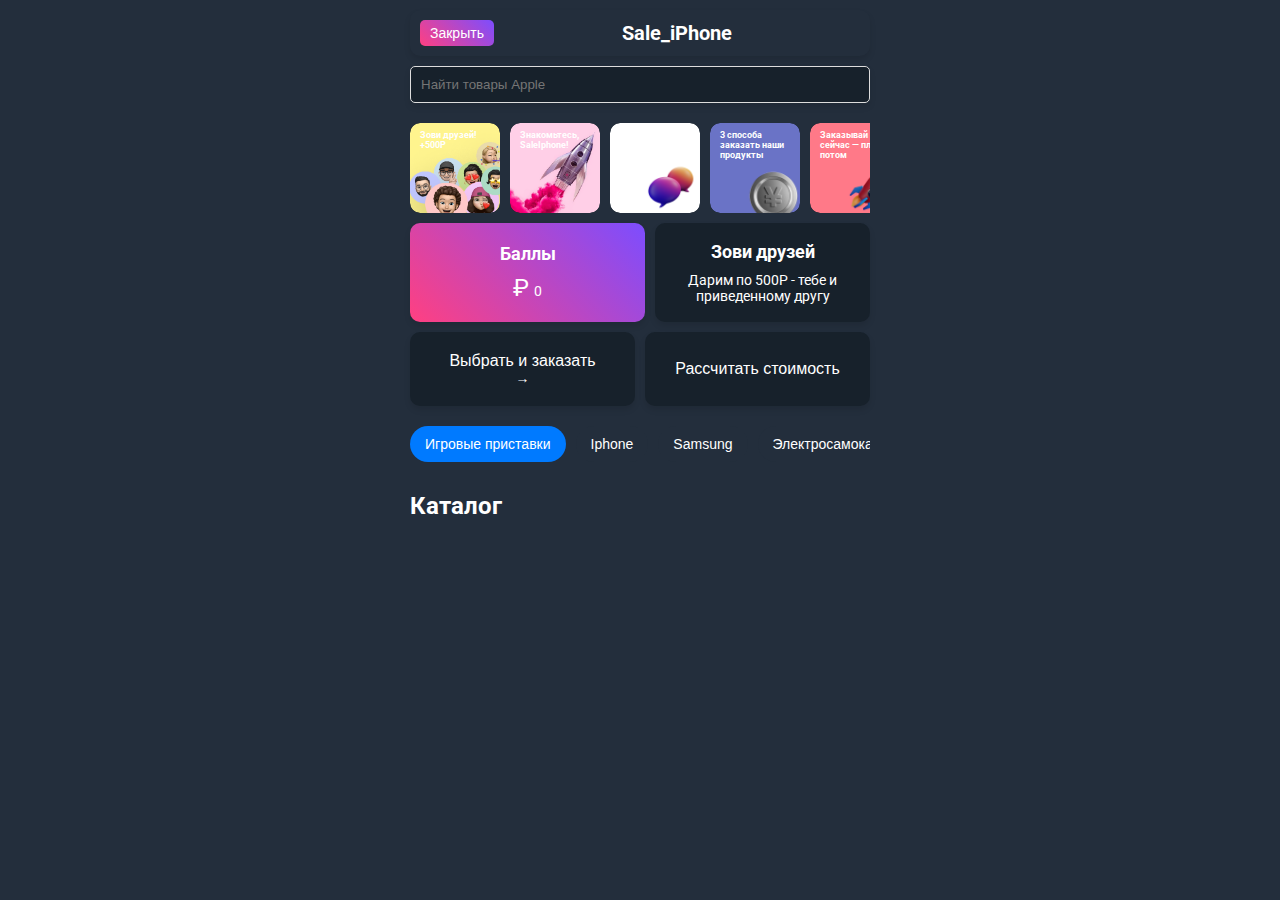
<file: index.html>
<!DOCTYPE html>
<html lang="ru">
<head>
    <meta charset="UTF-8">
    <meta name="viewport" content="width=device-width, initial-scale=1.0">
    <title>Sale_iPhone</title>
    <link rel="stylesheet" href="style.css">
    <link rel="preconnect" href="https://fonts.googleapis.com">
    <link rel="preconnect" href="https://fonts.gstatic.com" crossorigin>
    <link href="https://fonts.googleapis.com/css2?family=Roboto:wght@400;500;700&display=swap" rel="stylesheet">
    <link href="https://fonts.googleapis.com/css2?family=Pacifico&display=swap" rel="stylesheet">
</head>
<body>
    <div class="app-container">
        <header>
            <button class="close-btn">Закрыть</button>
            <span class="app-name">Sale_iPhone</span>
            <div id="user-info" class="user-info"></div>
        </header>
        <div class="search-bar">
            <input type="text" placeholder="Найти товары Apple">
        </div>
        <div class="navigation">
            <button id="home-btn" class="nav-btn hidden">Главная</button>
            <button id="stats-btn" class="nav-btn" style="display: none;">Статистика</button>
        </div>

        <div class="slider-container">
            <div class="story-item">
                <img src="media/1.png" alt="Зови друзей! +500Р" class="story-item-image">
                <div class="story-item-title">Зови друзей! +500Р</div>
            </div>
            <div class="story-item">
                <img src="media/2.png" alt="Знакомьтесь, SaleIphone!" class="story-item-image">
                <div class="story-item-title">Знакомьтесь, SaleIphone!</div>
            </div>
            <div class="story-item">
                <img src="media/3.png" alt="Что умеет наш бот?" class="story-item-image">
                <div class="story-item-title">Что умеет наш бот?</div>
            </div>
            <div class="story-item">
                <img src="media/4.png" alt="3 способа заказать наши продукты" class="story-item-image">
                <div class="story-item-title">3 способа заказать наши продукты</div>
            </div>
            <div class="story-item">
                <img src="media/5.png" alt="Заказывай сейчас — плати потом" class="story-item-image">
                <div class="story-item-title">Заказывай сейчас — плати потом</div>
            </div>
            <div class="story-item">
                <img src="media/6.png" alt="Как выбрать размер Iphone?" class="story-item-image">
                <div class="story-item-title">Как выбрать размер Iphone?</div>
            </div>
            <div class="story-item">
                <img src="media/7.png" alt="500 Iphone в наличии" class="story-item-image">
                <div class="story-item-title">500 Iphone в наличии</div>
            </div>
            <div class="story-item">
                <img src="media/8.png" alt="Построй свой бизнес на товарах Apple" class="story-item-image">
                <div class="story-item-title">Построй свой бизнес на товарах Apple</div>
            </div>
        </div>

        <div class="top-section">
            <div class="points-section">
                <div class="points-title">Баллы</div>
                <div class="points-value">0</div>
            </div>
            <div class="invite-section">
                <div class="invite-title">Зови друзей</div>
                <div class="invite-text">Дарим по 500Р - тебе и приведенному другу</div>
            </div>
        </div>
        <div class="bottom-section">
            <button class="action-btn select-order-btn">Выбрать и заказать <span class="arrow">→</span></button>
            <button class="action-btn calculate-cost-btn">Рассчитать стоимость</button>
        </div>

        <div class="tabs-container">
            <div class="tabs">
                <button class="tab-button active" data-tab="tab1">Игровые приставки</button>
                <button class="tab-button" data-tab="tab2">Iphone</button>
                <button class="tab-button" data-tab="tab3">Samsung</button>
                <button class="tab-button" data-tab="tab4">Электросамокаты</button>
                <button class="tab-button" id="more-categories-btn">Еще категории</button>
            </div>
        </div>

        <h2>Каталог</h2>
        <div id="product-list" class="products-list">
            <!-- Карточки товаров будут добавляться сюда динамически -->
        </div>

        <div id="more-categories-modal" class="modal hidden">
            <div class="modal-content">
                <span id="close-modal-btn" class="close-modal-btn">&times;</span>
                <h2>Дополнительные категории</h2>
                <button class="modal-tab-button" data-tab="tab5">Колонки</button>
                <button class="modal-tab-button" data-tab="tab6">Виниловые пластинки</button>
                <button class="modal-tab-button" data-tab="tab7">Диски на пc 5</button>
            </div>
        </div>

        <div id="usercard" class="usercard hidden"></div>
    </div>

    <script src="https://telegram.org/js/telegram-web-app.js"></script>
    <script src="app.js"></script>
</body>
</html>
</file>
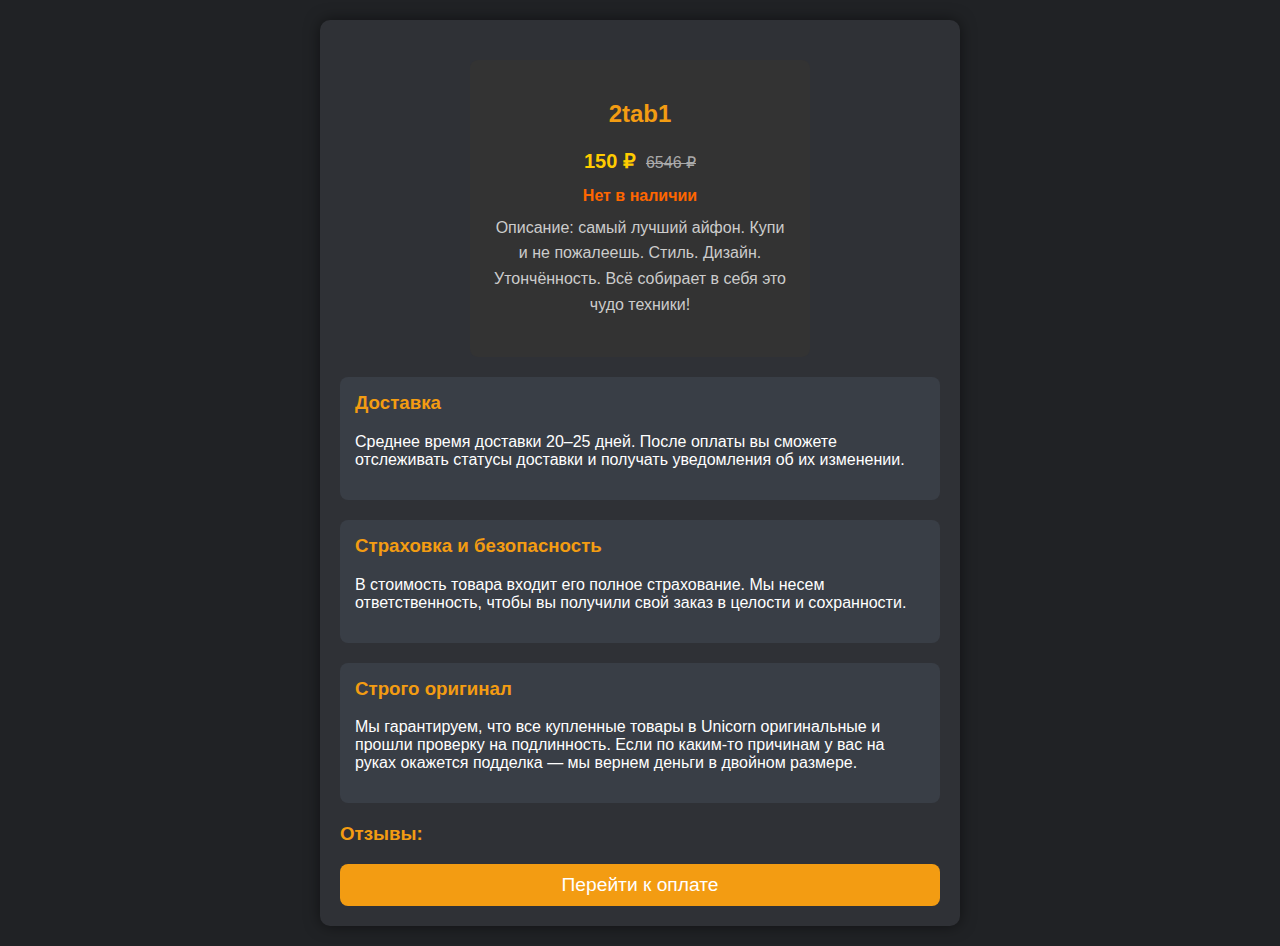
<file: order.html>
<!DOCTYPE html>
<html lang="ru">
<head>
    <meta charset="UTF-8">
    <meta name="viewport" content="width=device-width, initial-scale=1.0">
    <title>Оформление заказа</title>
    <link rel="stylesheet" href="order.css">
</head>
<body>

<div id="container">
    
    <div id="image-slider" class="slider"></div>
    <div id="image-dots" class="dots"></div>

    <!-- Информация о продукте -->
    <div class="product-card">
        <h2 class="product-name" id="product-name">2tab1</h2>
        <div class="product-price">
            <span class="current-price" id="product-price">150 ₽</span>
            <span class="old-price" id="product-old-price">6546 ₽</span>
        </div>
        <div class="availability" id="stock-status">Нет в наличии</div>
        <p class="product-description" id="product-description">
            Описание: самый лучший айфон. Купи и не пожалеешь. Стиль. Дизайн. Утончённость.
            Всё собирает в себя это чудо техники!
        </p>
    </div>

    <!-- Информация о доставке и безопасности -->
    <div class="info-section">
        <h3>Доставка</h3>
        <p>Среднее время доставки 20–25 дней. После оплаты вы сможете отслеживать статусы доставки и получать уведомления об их изменении.</p>
    </div>
    <div class="info-section">
        <h3>Страховка и безопасность</h3>
        <p>В стоимость товара входит его полное страхование. Мы несем ответственность, чтобы вы получили свой заказ в целости и сохранности.</p>
    </div>
    <div class="info-section">
        <h3>Строго оригинал</h3>
        <p>Мы гарантируем, что все купленные товары в Unicorn оригинальные и прошли проверку на подлинность. Если по каким-то причинам у вас на руках окажется подделка — мы вернем деньги в двойном размере.</p>
    </div>

    <!-- Слайдер отзывов -->
    <h3>Отзывы:</h3>
    <div id="reviews-slider" class="slider"></div>
    <div id="review-dots" class="dots"></div>

    <!-- Кнопка перехода к оплате -->
    <button id="pay-button">Перейти к оплате</button>

    <!-- Модальное окно для ввода данных пользователя -->
    <div id="modal" class="modal">
        <div class="modal-content">
            <span class="close">&times;</span>
            <h2>Введите ваши данные</h2>
            <form id="user-form">
                <label for="full-name">ФИО:</label>
                <input type="text" id="full-name" placeholder="Введите ваше имя" required>
                
                <label for="phone-number">Номер телефона:</label>
                <input type="tel" id="phone-number" placeholder="+7 (999) 123-45-67" required>
                
                <label for="email">Электронная почта:</label>
                <input type="email" id="email" placeholder="example@mail.com" required>
                
                <button type="submit">Отправить заказ</button>
            </form>
        </div>
    </div>

    <!-- Модальное окно для проверки выбранных опций -->
    <div id="option-check-modal" class="modal">
        <div class="modal-content">
            <span class="close-option-check">&times;</span>
            <p id="option-check-message"></p>
            <button id="close-option-check-button">Закрыть</button>
        </div>
    </div>
</div>

<script src="order.js"></script>
</body>
</html>
</file>
<file: style.css>
:root {
    --background-color: #232e3c;
    --card-background-color: #17212b;
    --button-background-color: #232e3c;
    --text-color: #ffffff;
    --highlight-color: #007aff;
    --close-button-color: #ff3b30;
    --invite-text-color: #ffffff;
    --font-family: 'Roboto', sans-serif;
}

body {
    font-family: var(--font-family);
    margin: 0;
    padding: 0;
    background: var(--background-color);
    color: var(--text-color);
}

.app-container {
    width: 100%;
    max-width: 480px;
    margin: 0 auto;
    padding: 10px;
    box-sizing: border-box;
}

header {
    display: flex;
    justify-content: space-between;
    align-items: center;
    background: var(--background-color);
    padding: 10px;
    border-radius: 10px;
    box-shadow: 0 4px 6px rgba(0,0,0,0.1);
    margin-bottom: 10px;
}

.close-btn {
    background: linear-gradient(45deg, #ff4081, #7c4dff);
    color: white;
    border: none;
    padding: 5px 10px;
    border-radius: 5px;
    cursor: pointer;
    font-weight: 500;
    font-size: 14px;
}

.app-name {
    font-size: 20px;
    font-weight: 700;
    color: var(--text-color);
}

.user-info {
    display: flex;
    align-items: center;
    gap: 10px;
}

.user-info img {
    width: 30px;
    height: 30px;
    border-radius: 50%;
}

.search-bar {
    display: flex;
    justify-content: center;
    margin-bottom: 10px;
}

.search-bar input {
    width: 100%;
    padding: 10px;
    border-radius: 5px;
    border: 1px solid #ddd;
    box-shadow: 0 4px 6px rgba(0,0,0,0.1);
    background: var(--card-background-color);
    color: var(--text-color);
}

.navigation {
    display: flex;
    justify-content: center;
    margin-bottom: 10px;
    gap: 10px;
}

.nav-btn {
    background: var(--highlight-color);
    color: white;
    border: none;
    padding: 5px 10px;
    border-radius: 20px;
    cursor: pointer;
    font-weight: 500;
    font-size: 14px;
    transition: transform 0.2s;
}

.nav-btn:hover {
    transform: scale(1.05);
}

.tabs-container {
    overflow-x: auto;
    white-space: nowrap;
    padding-bottom: 10px;
    margin-bottom: 15px;
    -ms-overflow-style: none;  /* для IE и Edge */
    scrollbar-width: none;  /* для Firefox */
}

.tabs-container::-webkit-scrollbar {
    display: none; /* для Chrome, Safari и Opera */
}

.tabs {
    display: inline-flex;
}

.tab-button {
    background-color: var(--button-background-color);
    color: var(--text-color);
    border: none;
    padding: 10px 15px;
    border-radius: 20px;
    cursor: pointer;
    font-weight: 500;
    font-size: 14px;
    margin-right: 10px;
    transition: transform 0.2s;
    white-space: nowrap;
}

.tab-button:hover {
    transform: scale(1.05);
}

.tab-button.active {
    background-color: var(--highlight-color);
}

.slider-container {
    display: flex;
    justify-content: flex-start;
    overflow-x: auto;
    gap: 10px;
    padding-bottom: 10px;
    scrollbar-width: none;
    -ms-overflow-style: none;
}

.slider-container::-webkit-scrollbar {
    display: none;
}

.story-item {
    flex: 0 0 auto;
    width: 90px;
    height: 90px;
    border-radius: 10px;
    background: var(--card-background-color);
    position: relative;
    overflow: hidden;
    text-align: center;
    cursor: pointer;
    display: flex;
    flex-direction: column;
    align-items: center;
    justify-content: center;
}

.story-item img {
    width: 100%;
    height: auto;
    border-radius: 10px;
}

.story-item-title {
    position: absolute;
    top: 5px;
    left: 5px;
    right: 5px;
    font-size: 9px;
    font-family: var(--title-font-family);
    color: var(--invite-text-color);
    background: transparent;
    padding: 2px 5px;
    font-weight: 700;
    text-align: left;
}

.top-section, .bottom-section {
    display: flex;
    justify-content: space-between;
    gap: 10px;
    margin-bottom: 10px;
}

.points-section, .invite-section, .bottom-section .action-btn {
    flex: 1;
    display: flex;
    flex-direction: column;
    align-items: center;
    justify-content: center;
    background: var(--card-background-color);
    border: none;
    border-radius: 10px;
    padding: 20px;
    box-shadow: 0 4px 6px rgba(0,0,0,0.1);
    color: var(--text-color);
}

.points-section {
    background: linear-gradient(45deg, #ff4081, #7c4dff);
}

.points-title, .invite-title, .action-btn {
    font-size: 18px;
    font-weight: bold;
    margin-bottom: 10px;
}

.points-value, .invite-text, .action-btn span {
    font-size: 14px;
}

.action-btn {
    background: #007aff;
    color: white;
    border: none;
    padding: 15px;
    border-radius: 10px;
    cursor: pointer;
    font-weight: 500;
    font-size: 16px;
    transition: transform 0.2s;
    text-align: center;
}

.select-order-btn {
    background: #007aff;
}

.calculate-cost-btn {
    background: #333;
}

.action-btn:hover {
    transform: scale(1.05);
}

.arrow {
    font-size: 20px;
    transition: transform 0.2s;
}

.points-value::before {
    content: '₽';
    font-size: 24px;
    margin-right: 5px;
}

.invite-section {
    background: var(--card-background-color);
    display: flex;
    flex-direction: column;
    align-items: center;
    padding: 10px;
}

.invite-title {
    color: var(--invite-text-color);
    font-size: 18px;
}

.invite-text {
    color: var(--invite-text-color);
    font-size: 14px;
    text-align: center;
}

.catalog {
    padding: 20px;
}

.products-list {
    display: flex;
    flex-wrap: wrap;
    gap: 10px;
    justify-content: space-between;
}

.item {
    background: var(--card-background-color);
    border: 1px solid #444;
    border-radius: 10px;
    flex: 1 1 calc(45% - 10px); /* Уменьшена ширина карточек */
    max-width: calc(45% - 10px); /* Ограничение ширины карточек */
    padding: 8px; /* Уменьшены отступы внутри карточек */
    text-align: center;
    box-shadow: 0 4px 6px rgba(0,0,0,0.1);
    transition: transform 0.2s;
    color: var(--text-color);
}

.item img {
    width: 100%;
    height: auto;
    border-radius: 10px;
    margin-bottom: 8px; /* Уменьшен отступ снизу */
    object-fit: cover;
}

.item button {
    background: var(--button-background-color);
    color: var(--text-color);
    border: none;
    padding: 5px 10px;
    border-radius: 20px;
    cursor: pointer;
    font-weight: 500;
    font-size: 14px;
    transition: transform 0.2s;
}

.item button:hover {
    transform: scale(1.05);
}

/* Стили для модального окна */
.modal {
    display: none;
    position: fixed;
    z-index: 1000;
    left: 0;
    top: 0;
    width: 100%;
    height: 100%;
    overflow: auto;
    background-color: rgba(0, 0, 0, 0.7);
}

.modal-content {
    background-color: var(--card-background-color);
    margin: 15% auto;
    padding: 20px;
    border: 1px solid #888;
    width: 80%;
    max-width: 300px;
    border-radius: 10px;
    text-align: center;
    color: var(--text-color);
}

.close-modal-btn {
    color: var(--close-button-color);
    float: right;
    font-size: 28px;
    font-weight: bold;
    cursor: pointer;
}

.close-modal-btn:hover,
.close-modal-btn:focus {
    color: var(--highlight-color);
}

.modal-tab-button {
    background: var(--button-background-color);
    color: var(--text-color);
    border: none;
    padding: 10px;
    border-radius: 10px;
    cursor: pointer;
    font-size: 16px;
    margin-top: 10px;
    display: block;
    width: 100%;
}

.modal-tab-button:hover {
    background: var(--highlight-color);
}

/* Дополнительные стили для адаптивности */
@media (max-width: 600px) {
    .item {
        flex: 1 1 calc(50% - 10px); /* Две колонки на экранах до 600px */
    }

    .btn {
        font-size: 12px;
    }
}

@media (min-width: 601px) and (max-width: 900px) {
    .item {
        flex: 1 1 calc(33.33% - 10px); /* Три колонки на экранах от 601px до 900px */
    }

    .btn {
        font-size: 13px;
    }
}

@media (min-width: 901px) {
    .item {
        flex: 1 1 calc(25% - 10px); /* Четыре колонки на экранах от 901px и выше */
    }

    .btn {
        font-size: 14px;
    }
}

.hidden {
    display: none;
}

.order-page {
    display: flex;
    flex-direction: column;
    align-items: center;
    background: var(--card-background-color);
    padding: 10px;
    border-radius: 10px;
    box-shadow: 0 4px 6px rgba(0,0,0,0.1);
    text-align: center;
}

.order-title {
    font-size: 18px;
    font-weight: 700;
    margin-bottom: 10px;
    color: var(--close-button-color);
    background: #444;
    padding: 5px 10px;
    border-radius: 10px;
    box-shadow: 0 4px 6px rgba(0,0,0,0.1);
}

.order-details {
    display: flex;
    flex-direction: column;
    align-items: center;
}

.order-img {
    width: 180px;
    height: auto;
    margin-bottom: 10px;
    border-radius: 10px;
}

.buy-btn {
    background: #34c759;
    color: white;
    border: none;
    padding: 5px 10px;
    border-radius: 20px;
    cursor: pointer;
    font-weight: 500;
    font-size: 14px;
    transition: transform 0.2s;
}

.buy-btn:hover {
    transform: scale(1.05);
}        

.autocomplete-list {
    list-style: none;
    padding: 0;
    margin-top: 0;
    background: rgba(23, 33, 43, 0.9);  /* Полупрозрачный фон */
    border: 1px solid #ddd;
    border-top: none;
    position: absolute;
    width: 80%;  /* Уменьшена ширина списка */
    max-height: 200px;  /* Ограничение высоты списка */
    overflow-y: auto;  /* Добавляем прокрутку, если список длинный */
    z-index: 10;
    left: 10%;
    border-radius: 5px;  /* Округленные углы */
}

.autocomplete-list li {
    padding: 10px;
    cursor: pointer;
}

.autocomplete-list li:hover {
    background-color: rgba(0, 122, 255, 0.8);  /* Полупрозрачный цвет при наведении */
    color: var(--text-color);
}
</file>
<file: order.css>
/* Общие стили для страницы оформления заказа */ 
body {
    font-family: Arial, sans-serif;
    background-color: #202225;
    color: #ffffff;
    margin: 0;
    padding: 0;
}

#container {
    max-width: 600px;
    margin: 20px auto;
    padding: 20px;
    background-color: #2f3136;
    border-radius: 10px;
    box-shadow: 0px 0px 15px rgba(0, 0, 0, 0.5);
}

h2, h3 {
    color: #f39c12;
}

/* Стили для блока цены */
.price {
    font-size: 1.5em;
    color: #f39c12;
    margin: 10px 0;
}

.old-price {
    text-decoration: line-through;
    color: #9e9e9e;
    margin: 5px 0;
}

.stock-status {
    color: #f39c12;
    font-weight: bold;
}

#product-description {
    margin-bottom: 20px;
    line-height: 1.6;
}

/* Стили для карточки продукта */
.product-card {
    background-color: #333;
    color: #fff;
    padding: 20px;
    border-radius: 8px;
    max-width: 300px;
    margin: 20px auto;
    text-align: center;
}

.product-name {
    font-size: 24px;
    font-weight: bold;
}

.product-price {
    font-size: 20px;
    color: #ffcc00;
    display: flex;
    justify-content: center;
    align-items: baseline;
    gap: 10px;
}

.current-price {
    font-weight: bold;
}

.old-price {
    font-size: 16px;
    color: #aaa;
    text-decoration: line-through;
}

.availability {
    color: #ff6600;
    font-weight: bold;
    margin: 10px 0;
}

.product-description {
    font-size: 16px;
    color: #ccc;
    margin-top: 10px;
}

/* Стили для блока информации */
.info-section {
    background-color: #393e46;
    padding: 15px;
    border-radius: 8px;
    margin-bottom: 20px;
}

.info-section h3 {
    margin-top: 0;
}

/* Стили для слайдера изображений */
.slider {
    position: relative;
    margin-bottom: 15px;
}

.slider img {
    width: 100%;
    border-radius: 10px;
}

.dots {
    text-align: center;
    margin-top: 10px;
}

.dots .dot {
    display: inline-block;
    width: 10px;
    height: 10px;
    margin: 5px;
    background-color: #9e9e9e;
    border-radius: 50%;
    cursor: pointer;
}

.dots .dot.active {
    background-color: #f39c12;
}

/* Стили для кнопки оплаты */
#pay-button {
    display: block;
    width: 100%;
    padding: 10px;
    background-color: #f39c12;
    color: #fff;
    border: none;
    border-radius: 8px;
    cursor: pointer;
    font-size: 1.2em;
    transition: background-color 0.3s;
}

#pay-button:hover {
    background-color: #e08e0b;
}

/* Стили для модальных окон */
.modal {
    display: none;
    position: fixed;
    z-index: 1000;
    left: 0;
    top: 0;
    width: 100%;
    height: 100%;
    overflow: auto;
    background-color: rgba(0, 0, 0, 0.7);
}

.modal-content {
    background-color: #2f3136;
    margin: 10% auto;
    padding: 20px;
    border: 1px solid #888;
    width: 80%;
    max-width: 500px;
    border-radius: 10px;
    position: relative;
}

.close {
    color: #aaaaaa;
    position: absolute;
    right: 20px;
    top: 10px;
    font-size: 1.5em;
    font-weight: bold;
    cursor: pointer;
}

.close:hover,
.close:focus {
    color: #ffffff;
    text-decoration: none;
    cursor: pointer;
}

/* Стили для формы заказа */
#user-form label {
    display: block;
    margin: 10px 0 5px;
}

#user-form input {
    width: calc(100% - 20px);
    padding: 10px;
    margin-bottom: 10px;
    border: none;
    border-radius: 5px;
    background-color: #3c4047;
    color: #ffffff;
}

#user-form button {
    width: 100%;
    padding: 10px;
    background-color: #f39c12;
    color: #fff;
    border: none;
    border-radius: 8px;
    cursor: pointer;
    transition: background-color 0.3s;
}

#user-form button:hover {
    background-color: #e08e0b;
}

/* Стили для отзывов */
#reviews-slider {
    margin-bottom: 15px;
}

.review-slide {
    text-align: center;
}

.review-slide img {
    max-width: 100%;
    border-radius: 8px;
}

/* Адаптация под смартфоны */
@media (max-width: 600px) {
    .modal-content {
        width: 95%;
    }

    #container {
        padding: 10px;
    }

    #user-form input {
        width: calc(100% - 10px);
    }

    #user-form button {
        padding: 12px;
    }
}
</file>
